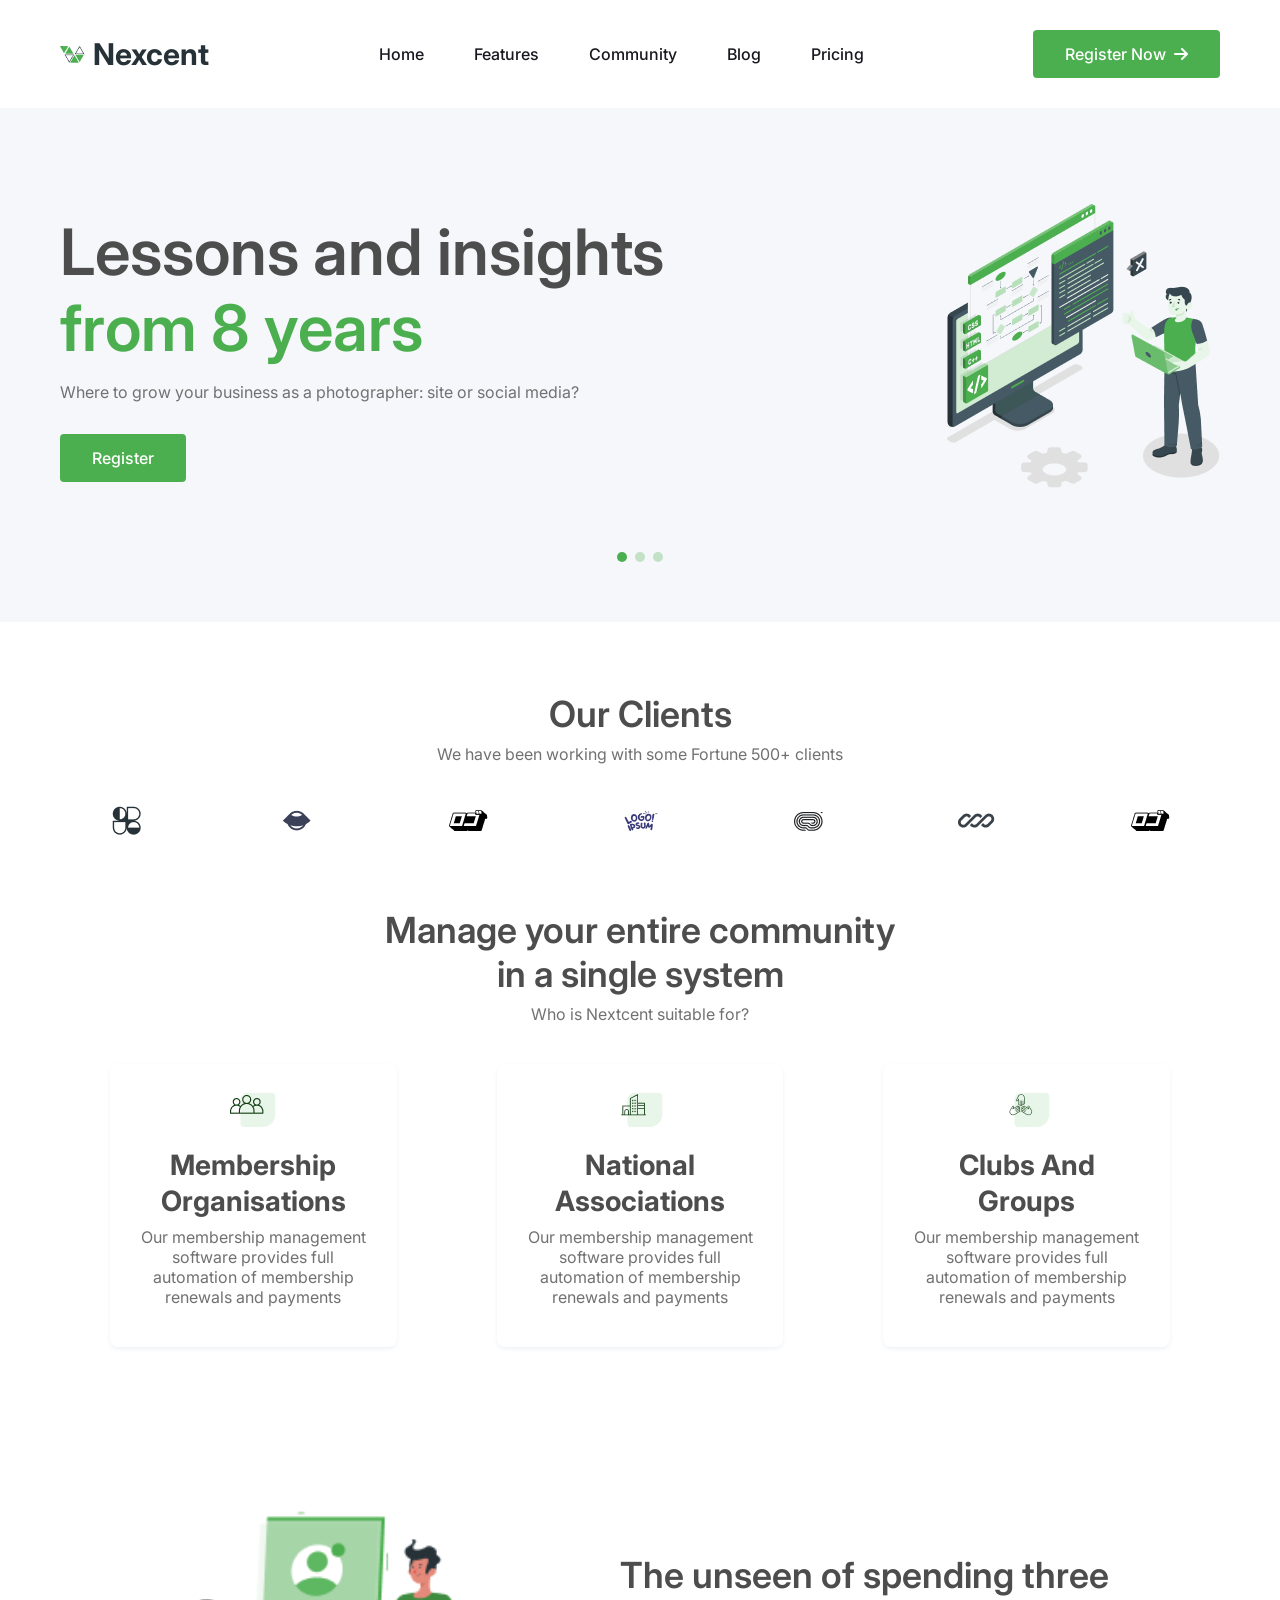
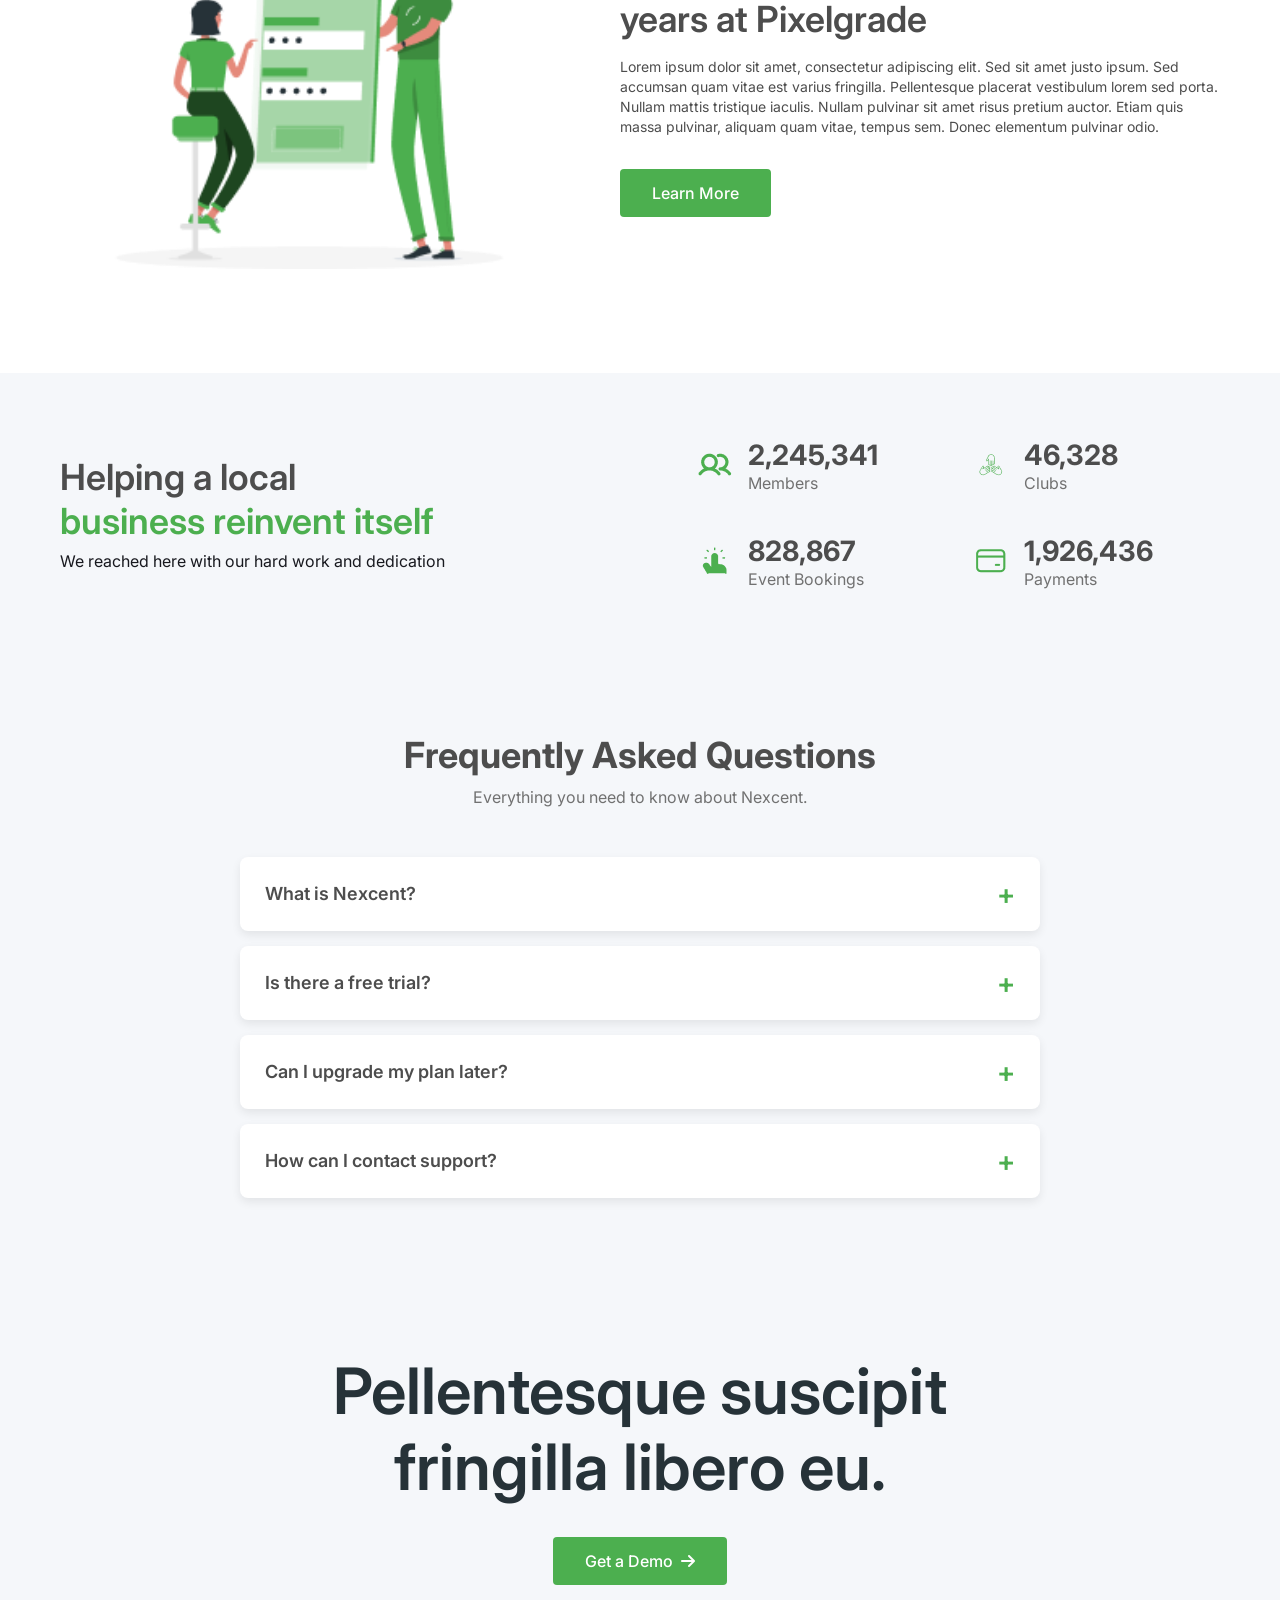
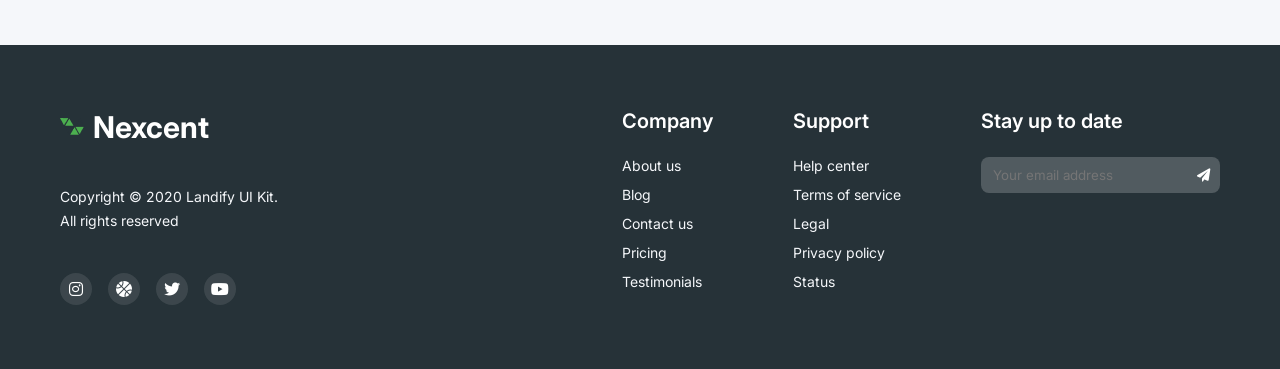
<file: index.html>
<!DOCTYPE html>
<html lang="en">

<head>
    <meta charset="UTF-8">
    <meta name="viewport" content="width=device-width, initial-scale=1.0">
    <title>Nexcent</title>
    <link rel="stylesheet" href="style.css">
    <link href="https://fonts.googleapis.com/css2?family=Inter:wght@400;500;600;700&display=swap" rel="stylesheet">
    <link rel="stylesheet" href="https://cdnjs.cloudflare.com/ajax/libs/font-awesome/6.0.0/css/all.min.css">
</head>

<body>
    <header>
        <nav class="container">
            <div class="logo">
                <img src="images/Icon.png" alt="Logo Icon" class="logo-icon">
                <!-- Placeholder for logo icon -->
                <span class="logo-text">Nexcent</span>
            </div>
            <ul class="nav-links">
                <li><a href="#">Home</a></li>
                <li><a href="feature.html">Features</a></li>
                <li><a href="#">Community</a></li>
                <li><a href="#">Blog</a></li>
                <li><a href="#">Pricing</a></li>
            </ul>
            <a href="#" class="btn-primary">Register Now <i class="fas fa-arrow-right"></i></a>
        </nav>
    </header>

    <section id="hero">
        <div class="container hero-content">
            <div class="hero-text">
                <h1>Lessons and insights <br> <span class="highlight">from 8 years</span></h1>
                <p>Where to grow your business as a photographer: site or social media?</p>
                <a href="#" class="btn-primary">Register</a>
            </div>
            <div class="hero-image">
                <img src="images/hero image.png" alt="Hero Illustration">
            </div>
        </div>
        <div class="dots">
            <span class="dot active"></span>
            <span class="dot"></span>
            <span class="dot"></span>
        </div>
    </section>

    <!-- Placeholder sections for next steps to ensure structure -->
    <section id="clients">
        <div class="container text-center">
            <h2>Our Clients</h2>
            <p>We have been working with some Fortune 500+ clients</p>
            <div class="clients-logos">
                <!-- Logos will go here -->
                <img src="images/1.png" alt="">
                <img src="images/2.png" alt="">
                <img src="images/3.png" alt="">
               <img src="images/4.png" alt="">
               <img src="images/5.png" alt="">
               <img src="images/6.png" alt="">
               <img src="images/7.png" alt="">
            </div>
        </div>
    </section>

    <section id="community">
        <div class="container text-center">
            <h2 style="max-width: 700px;">Manage your entire community <br> in a single system</h2>
            <p>Who is Nextcent suitable for?</p>
            <div class="community-grid">
                <div class="community-card">
                    <div class="icon-bg"><img src="images/logo1.png" alt="Icon"></div>
                    <h3>Membership Organisations</h3>
                    <p>Our membership management software provides full automation of membership renewals and payments
                    </p>
                </div>
                <div class="community-card">
                    <div class="icon-bg"><img src="images/logo2.png" alt="Icon"></div>
                    <h3>National Associations</h3>
                    <p>Our membership management software provides full automation of membership renewals and payments
                    </p>
                </div>
                <div class="community-card">
                    <div class="icon-bg"><img src="images/logo3.png" alt="Icon"></div>
                    <h3>Clubs And Groups</h3>
                    <p>Our membership management software provides full automation of membership renewals and payments
                    </p>
                </div>
            </div>
        </div>
    </section>

    <section id="unlock">
        <div class="container unlock-content">
            <div class="unlock-image">
                <img style="width: 500px;" src="images/rafiki.png" alt="Unlock Illustration">
            </div>
            <div class="unlock-text">
                <h2>The unseen of spending three <br> years at Pixelgrade</h2>
                <p>Lorem ipsum dolor sit amet, consectetur adipiscing elit. Sed sit amet justo ipsum. Sed accumsan quam
                    vitae est varius fringilla. Pellentesque placerat vestibulum lorem sed porta. Nullam mattis
                    tristique iaculis. Nullam pulvinar sit amet risus pretium auctor. Etiam quis massa pulvinar, aliquam
                    quam vitae, tempus sem. Donec elementum pulvinar odio.</p>
                <a href="#" class="btn-primary">Learn More</a>
            </div>
        </div>
    </section>

    <section id="stats">
        <div class="container stats-content">
            <div class="stats-text">
                <h2>Helping a local <br> <span class="highlight">business reinvent itself</span></h2>
                <p>We reached here with our hard work and dedication</p>
            </div>
            <div class="stats-grid">
                <div class="stat-item">
                    <img src="images/iconshort1.png" alt="Members">
                    <div class="stat-info">
                        <h3>2,245,341</h3>
                        <p>Members</p>
                    </div>
                </div>
                <div class="stat-item">
                    <img src="images/iconshort n 2.png" alt="Clubs">
                    <div class="stat-info">
                        <h3>46,328</h3>
                        <p>Clubs</p>
                    </div>
                </div>
                <div class="stat-item">
                    <img src="images/iconshort3.png" alt="Event Bookings">
                    <div class="stat-info">
                        <h3>828,867</h3>
                        <p>Event Bookings</p>
                    </div>
                </div>
                <div class="stat-item">
                    <img src="images/iconshort4.png" alt="Payments">
                    <div class="stat-info">
                        <h3>1,926,436</h3>
                        <p>Payments</p>
                    </div>
                </div>
            </div>
        </div>
    </section>

    <section id="faq">
    <div class="container">
        <div class="faq-heading">
            <h2>Frequently Asked Questions</h2>
            <p>Everything you need to know about Nexcent.</p>
        </div>

        <div class="faq-container">

            <div class="faq-item">
                <button class="faq-question">
                    What is Nexcent?
                    <span>+</span>
                </button>
                <div class="faq-answer">
                    <p>Nexcent is a modern community management platform that helps organizations streamline memberships, events, and payments.</p>
                </div>
            </div>

            <div class="faq-item">
                <button class="faq-question">
                    Is there a free trial?
                    <span>+</span>
                </button>
                <div class="faq-answer">
                    <p>Yes! You can explore all essential features with our free trial before choosing a plan.</p>
                </div>
            </div>

            <div class="faq-item">
                <button class="faq-question">
                    Can I upgrade my plan later?
                    <span>+</span>
                </button>
                <div class="faq-answer">
                    <p>Absolutely. You can upgrade or downgrade your subscription whenever you need.</p>
                </div>
            </div>

            <div class="faq-item">
                <button class="faq-question">
                    How can I contact support?
                    <span>+</span>
                </button>
                <div class="faq-answer">
                    <p>Our support team is available 24/7 through email and live chat.</p>
                </div>
            </div>

        </div>
    </div>
</section>
    <section id="cta">
        <div class="container text-center">
            <h2>Pellentesque suscipit <br> fringilla libero eu.</h2>
            <a href="#" class="btn-primary">Get a Demo <i class="fas fa-arrow-right"></i></a>
        </div>
    </section>

    <footer>
        <div class="container footer-content">
            <div class="footer-brand">
                <div class="logo">
                    <img src="images/Icon.png" alt="Logo" class="logo-icon-footer">
                    <span class="logo-text footer-logo-text">Nexcent</span>
                </div>
                <p class="copyright">Copyright © 2020 Landify UI Kit.<br>All rights reserved</p>
                <div class="social-links">
                    <a href="#"><i class="fab fa-instagram"></i></a>
                    <a href="#"><i class="fas fa-basketball-ball"></i></a>
                    <a href="#"><i class="fab fa-twitter"></i></a>
                    <a href="#"><i class="fab fa-youtube"></i></a>
                </div>
            </div>
            <div class="footer-links">
                <div class="footer-column">
                    <h4>Company</h4>
                    <a href="#">About us</a>
                    <a href="#">Blog</a>
                    <a href="#">Contact us</a>
                    <a href="#">Pricing</a>
                    <a href="#">Testimonials</a>
                </div>
                <div class="footer-column">
                    <h4>Support</h4>
                    <a href="#">Help center</a>
                    <a href="#">Terms of service</a>
                    <a href="#">Legal</a>
                    <a href="#">Privacy policy</a>
                    <a href="#">Status</a>
                </div>
                <div class="footer-column">
                    <h4>Stay up to date</h4>
                    <form class="subscribe-form">
                        <input type="email" placeholder="Your email address">
                        <button type="submit"><i class="fas fa-paper-plane"></i></button>
                    </form>
                </div>
            </div>
        </div>
    </footer>

</body>

</html>
</file>
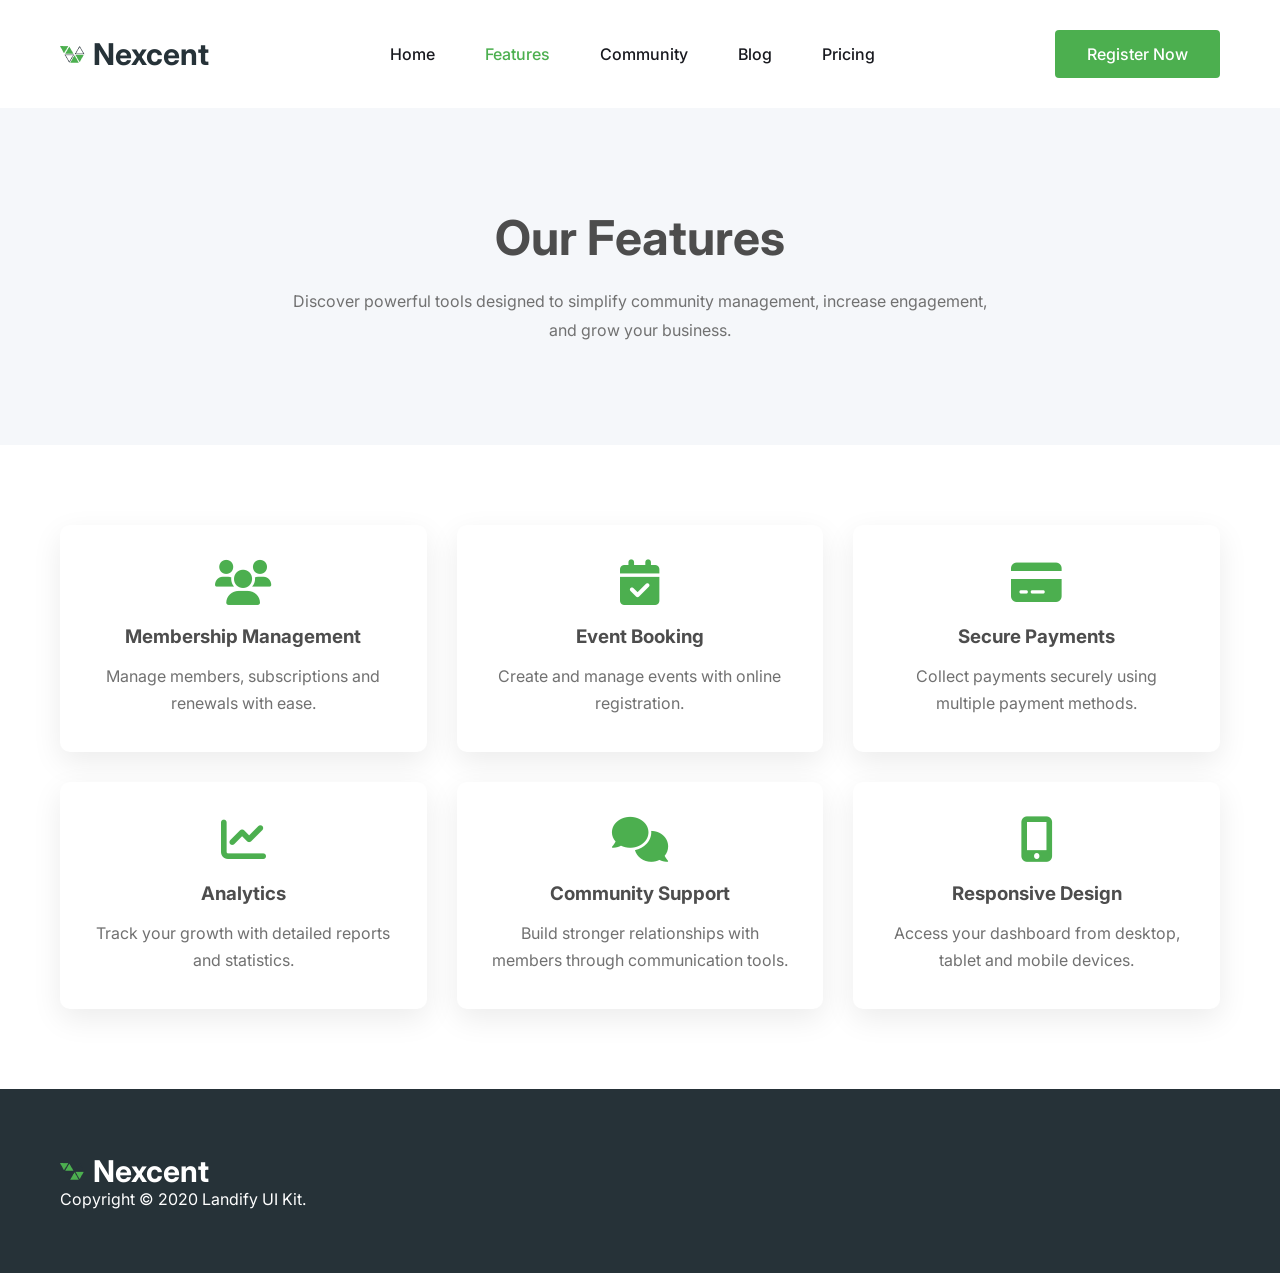
<file: feature.html>
<!DOCTYPE html>
<html lang="en">
<head>
    <meta charset="UTF-8">
    <meta name="viewport" content="width=device-width, initial-scale=1.0">
    <title>Features - Nexcent</title>

    <link rel="stylesheet" href="style.css">

    <link href="https://fonts.googleapis.com/css2?family=Inter:wght@400;500;600;700&display=swap" rel="stylesheet">

    <link rel="stylesheet" href="https://cdnjs.cloudflare.com/ajax/libs/font-awesome/6.0.0/css/all.min.css">
</head>

<body>

<header>
    <nav class="container">
        <div class="logo">
            <img src="images/Icon.png" class="logo-icon">
            <span class="logo-text">Nexcent</span>
        </div>

        <ul class="nav-links">
            <li><a href="index.html">Home</a></li>
            <li><a href="features.html" class="active">Features</a></li>
            <li><a href="index.html#community">Community</a></li>
            <li><a href="#">Blog</a></li>
            <li><a href="#">Pricing</a></li>
        </ul>

        <a href="#" class="btn-primary">Register Now</a>
    </nav>
</header>

<section class="features-hero">

    <div class="container">

        <h1>Our Features</h1>

        <p>
            Discover powerful tools designed to simplify community management,
            increase engagement, and grow your business.
        </p>

    </div>

</section>

<section class="features-section">

<div class="container">

<div class="feature-grid">

<div class="feature-card">
<i class="fas fa-users"></i>
<h3>Membership Management</h3>
<p>Manage members, subscriptions and renewals with ease.</p>
</div>

<div class="feature-card">
<i class="fas fa-calendar-check"></i>
<h3>Event Booking</h3>
<p>Create and manage events with online registration.</p>
</div>

<div class="feature-card">
<i class="fas fa-credit-card"></i>
<h3>Secure Payments</h3>
<p>Collect payments securely using multiple payment methods.</p>
</div>

<div class="feature-card">
<i class="fas fa-chart-line"></i>
<h3>Analytics</h3>
<p>Track your growth with detailed reports and statistics.</p>
</div>

<div class="feature-card">
<i class="fas fa-comments"></i>
<h3>Community Support</h3>
<p>Build stronger relationships with members through communication tools.</p>
</div>

<div class="feature-card">
<i class="fas fa-mobile-alt"></i>
<h3>Responsive Design</h3>
<p>Access your dashboard from desktop, tablet and mobile devices.</p>
</div>

</div>

</div>

</section>

<footer>

<div class="container footer-content">

<div class="footer-brand">

<div class="logo">

<img src="images/Icon.png">

<span class="logo-text footer-logo-text">Nexcent</span>

</div>

<p>Copyright © 2020 Landify UI Kit.</p>

</div>

</div>

</footer>

</body>
</html>
</file>
<file: style.css>
:root {
    --primary-color: #4CAF4F;
    --secondary-color: #263238;
    --text-color: #4D4D4D;
    --text-light: #717171;
    --bg-color: #FFFFFF;
    --silver: #F5F7FA;
    --white: #FFFFFF;
    --nav-text: #18191F;
}

* {
    margin: 0;
    padding: 0;
    box-sizing: border-box;
    font-family: 'Inter', sans-serif;
}

body {
    color: var(--text-color);
    background-color: var(--bg-color);
}

.container {
    max-width: 1200px;
    /* Slightly wider */
    margin: 0 auto;
    padding: 0 20px;
}

/* Header */
header {
    background-color: var(--silver);
    /* Match Hero bg usually or transparent? Image shows white/silver blending */
    background-color: var(--white);
    padding: 30px 0;
    position: sticky;
    top: 0;
    z-index: 1000;
}

nav {
    display: flex;
    justify-content: space-between;
    align-items: center;
}

.logo {
    display: flex;
    align-items: center;
    gap: 8px;
    font-size: 30px;
    font-weight: 700;
    color: var(--secondary-color);
}

.nav-links {
    display: flex;
    list-style: none;
    gap: 50px;
}

.nav-links a {
    text-decoration: none;
    color: #18191F;
    font-size: 16px;
    font-weight: 500;
}

.nav-links a:hover {
    color: var(--primary-color);
}

.btn-primary {
    background-color: var(--primary-color);
    color: var(--white);
    padding: 14px 32px;
    border-radius: 4px;
    text-decoration: none;
    font-weight: 500;
    font-size: 16px;
    transition: background-color 0.3s;
    display: inline-flex;
    align-items: center;
    gap: 8px;
}

.btn-primary:hover {
    background-color: #3e8e41;
}

/* Hero Section */
#hero {
    background-color: var(--silver);
    padding: 96px 0;
    position: relative;
    padding-bottom: 40px;
    /* Adjust for dots */
}

.hero-content {
    display: flex;
    align-items: center;
    justify-content: space-between;
}

.hero-text h1 {
    font-size: 64px;
    line-height: 76px;
    font-weight: 600;
    color: var(--text-color);
    margin-bottom: 16px;
}

.hero-text h1 .highlight {
    color: var(--primary-color);
}

.hero-text p {
    color: var(--text-light);
    font-size: 16px;
    margin-bottom: 32px;
}

.hero-image img {
    max-width: 100%;
    height: auto;
}

.dots {
    display: flex;
    justify-content: center;
    gap: 8px;
    margin-top: 60px;
    padding-bottom: 20px;
}

.dot {
    width: 10px;
    height: 10px;
    background-color: var(--primary-color);
    /* Active one is green, others lighter usually */
    border-radius: 50%;
    opacity: 0.3;
    transition: opacity 0.3s;
    cursor: pointer;
}

.dot.active {
    opacity: 1;
}

/* Clients Section */
#clients {
    padding: 50px 0;
    background-color: var(--white);
    margin-top: 20px;
}

.text-center {
    text-align: center;
}

#clients h2 {
    font-size: 36px;
    font-weight: 600;
    color: var(--text-color);
    margin-bottom: 8px;
}

#clients p {
    color: var(--text-light);
    font-size: 16px;
    margin-bottom: 40px;
}

.clients-logos {
    display: flex;
    justify-content: space-between;
    align-items: center;
    color: #4D4D4D;
    /* Placeholder color for icons */
    padding: 0 50px;
    /* Indent logos slightly */
}

/* Community Section */
#community {
    padding: 20px 0;
    margin-bottom: 80px;
}

#community h2 {
    font-size: 36px;
    font-weight: 600;
    color: var(--text-color);
    margin-bottom: 8px;
    line-height: 44px;
    max-width: 500px;
    margin-left: auto;
    margin-right: auto;
}

#community p {
    color: var(--text-light);
    font-size: 16px;
    margin-bottom: 16px;
}

.community-grid {
    display: flex;
    justify-content: space-between;
    gap: 100px;
    /* Wider gap between cards as per image spacing seems airy */
    margin-top: 40px;
    padding: 0 50px;
}

.community-card {
    background-color: var(--white);
    padding: 24px;
    border-radius: 8px;
    box-shadow: 0 2px 4px rgba(171, 190, 209, 0.2);
    /* Subtle shadow based on look */
    text-align: center;
    flex: 1;
}

.community-card .icon-bg {
    margin-bottom: 16px;
    display: inline-block;
    position: relative;
}

.community-card h3 {
    font-size: 28px;
    font-weight: 700;
    color: var(--text-color);
    margin-bottom: 8px;
    line-height: 36px;
    max-width: 250px;
    margin-left: auto;
    margin-right: auto;
}

.community-card p {
    font-size: 14px;
    line-height: 20px;
}

/* Unlock Section */
#unlock {
    padding: 50px 0;
    background-color: var(--white);
    margin-bottom: 50px;
}

.unlock-content {
    display: flex;
    align-items: center;
    justify-content: space-between;
    gap: 50px;
}

.unlock-image img {
    max-width: 100%;
    height: auto;
}

.unlock-text {
    max-width: 600px;
}

.unlock-text h2 {
    font-size: 36px;
    font-weight: 600;
    color: var(--text-color);
    line-height: 44px;
    margin-bottom: 16px;
}

.unlock-text p {
    font-size: 14px;
    line-height: 20px;
    margin-bottom: 32px;
}

/* Stats Section */
#stats {
    background-color: var(--silver);
    padding: 64px 0;
}

.stats-content {
    display: flex;
    justify-content: space-between;
    align-items: center;
}

.stats-text h2 {
    font-size: 36px;
    font-weight: 600;
    color: var(--text-color);
    line-height: 44px;
    margin-bottom: 8px;
}

.stats-text h2 .highlight {
    color: var(--primary-color);
}

.stats-text p {
    color: #18191F;
    font-size: 16px;
}

.stats-grid {
    display: grid;
    grid-template-columns: 1fr 1fr;
    gap: 40px 30px;
    width: 45%;
    /* Slightly tighter */
}

.stat-item {
    display: flex;
    align-items: center;
    gap: 16px;
}

.stat-info h3 {
    font-size: 28px;
    font-weight: 700;
    color: var(--text-color);
    line-height: 36px;
}

.stat-info p {
    font-size: 16px;
    color: var(--text-light);
}

/* CTA Section */
#cta {
    padding: 60px 0;
    text-align: center;
    background-color: var(--silver);
    /* Image shows it might be silver, or simple white transition? Looks white in new image above footer?
       Actually, looking at the very bottom, "Pellentesque..." background seems slightly different from footer but same as white?
       Wait, the footer is dark. The section above is white.
    */
    /* Let's assume silver based on standard Landify, or white */
}

#cta h2 {
    font-size: 64px;
    /* Very large in image */
    font-weight: 600;
    color: #263238;
    line-height: 76px;
    margin-bottom: 32px;
    max-width: 800px;
    margin-left: auto;
    margin-right: auto;
}

/* Footer */
footer {
    background-color: #263238;
    color: var(--white);
    padding: 64px 0;
}

.footer-content {
    display: flex;
    justify-content: space-between;
    /* align-items: flex-start; */
}

.footer-brand {
    max-width: 350px;
}

.footer-logo-text {
    color: var(--white);
}

.copyright {
    margin: 40px 0;
    font-size: 14px;
    line-height: 24px;
    color: #F5F7FA;
}

.social-links {
    display: flex;
    gap: 16px;
}

.social-links a {
    color: var(--white);
    background-color: rgba(255, 255, 255, 0.1);
    /* Circle bg? */
    width: 32px;
    height: 32px;
    display: flex;
    justify-content: center;
    align-items: center;
    border-radius: 50%;
    text-decoration: none;
    transition: background-color 0.3s;
}

.social-links a:hover {
    background-color: var(--primary-color);
}

.footer-links {
    display: flex;
    gap: 80px;
    /* Tweak gap */
}

.footer-column h4 {
    font-size: 20px;
    font-weight: 600;
    margin-bottom: 24px;
}

.footer-column a {
    display: block;
    color: #F5F7FA;
    text-decoration: none;
    margin-bottom: 12px;
    font-size: 14px;
}

.footer-column a:hover {
    text-decoration: underline;
}

.subscribe-form {
    position: relative;
    max-width: 255px;
}

.subscribe-form input {
    width: 100%;
    padding: 10px 12px;
    background-color: rgba(255, 255, 255, 0.2);
    border: none;
    border-radius: 8px;
    color: var(--white);
    outline: none;
}

.subscribe-form button {
    position: absolute;
    right: 10px;
    top: 50%;
    transform: translateY(-50%);
    background: none;
    border: none;
    color: var(--white);
    cursor: pointer;
}

/* Responsive Styles */

@media screen and (max-width: 1024px) {
    .container {
        padding: 0 40px;
    }

    .hero-text h1 {
        font-size: 52px;
        line-height: 64px;
    }

    .community-grid {
        gap: 30px;
        padding: 0 20px;
    }

    .stats-grid {
        width: 55%;
    }
}

@media screen and (max-width: 768px) {

    /* Navigation */
    nav {
        flex-direction: column;
        gap: 20px;
        padding-bottom: 10px;
    }

    .nav-links {
        gap: 20px;
    }

    /* Hero Section */
    .hero-content {
        flex-direction: column-reverse;
        text-align: center;
        gap: 40px;
    }

    .hero-text {
        margin-bottom: 20px;
    }

    .hero-text h1 {
        font-size: 42px;
        line-height: 52px;
    }

    /* Clients */
    .clients-logos {
        flex-wrap: wrap;
        justify-content: center;
        gap: 30px;
    }

    /* Community */
    .community-grid {
        flex-direction: column;
        gap: 30px;
        align-items: center;
    }

    .community-card {
        width: 100%;
        max-width: 400px;
    }

    /* Unlock Section */
    .unlock-content {
        flex-direction: column;
        text-align: center;
    }

    .unlock-text {
        max-width: 100%;
    }

    /* Stats Section */
    .stats-content {
        flex-direction: column;
        text-align: center;
        gap: 40px;
    }

    .stats-text {
        margin-bottom: 20px;
    }

    .stats-grid {
        width: 100%;
        gap: 30px;
        justify-items: center;
    }

    .stat-item {
        flex-direction: column;
        text-align: center;
    }

    /* Footer */
    .footer-content {
        flex-direction: column;
        gap: 40px;
    }

    .footer-links {
        flex-wrap: wrap;
        gap: 40px;
    }
}

@media screen and (max-width: 480px) {
    .nav-links {
        flex-direction: column;
        align-items: center;
        gap: 15px;
    }

    .hero-text h1 {
        font-size: 32px;
        line-height: 42px;
    }

    .clients-logos img {
        width: 40px;
        height: auto;
    }

    #cta h2 {
        font-size: 36px;
        line-height: 44px;
    }

    .footer-links {
        flex-direction: column;
        gap: 30px;
    }
}
/* FAQ Section */

#faq{
    padding:80px 0;
    background:#F5F7FA;
}

.faq-heading{
    text-align:center;
    margin-bottom:50px;
}

.faq-heading h2{
    font-size:36px;
    color:#4D4D4D;
    margin-bottom:10px;
}

.faq-heading p{
    color:#717171;
}

.faq-container{
    max-width:800px;
    margin:auto;
}

.faq-item{
    background:#fff;
    margin-bottom:15px;
    border-radius:8px;
    overflow:hidden;
    box-shadow:0 4px 10px rgba(0,0,0,.08);
}

.faq-question{
    width:100%;
    background:none;
    border:none;
    padding:20px 25px;
    font-size:18px;
    font-weight:600;
    color:#4D4D4D;
    display:flex;
    justify-content:space-between;
    align-items:center;
    cursor:pointer;
}

.faq-question span{
    font-size:28px;
    color:#4CAF4F;
}

.faq-answer{
    max-height:0;
    overflow:hidden;
    transition:.3s;
}

.faq-answer p{
    padding:0 25px 20px;
    color:#717171;
    line-height:1.8;
}

.faq-item.active .faq-answer{
    max-height:200px;
}

.faq-item.active .faq-question span{
    transform:rotate(45deg);
}
/* FEATURES PAGE */

.features-hero{
    background:#F5F7FA;
    padding:100px 0;
    text-align:center;
}

.features-hero h1{
    font-size:48px;
    color:#4D4D4D;
    margin-bottom:20px;
}

.features-hero p{
    max-width:700px;
    margin:auto;
    color:#717171;
    line-height:1.8;
}

.features-section{
    padding:80px 0;
}

.feature-grid{
    display:grid;
    grid-template-columns:repeat(auto-fit,minmax(300px,1fr));
    gap:30px;
}

.feature-card{
    background:#fff;
    padding:35px;
    border-radius:10px;
    text-align:center;
    box-shadow:0 10px 30px rgba(0,0,0,.08);
    transition:.3s;
}

.feature-card:hover{
    transform:translateY(-10px);
}

.feature-card i{
    font-size:45px;
    color:#4CAF4F;
    margin-bottom:20px;
}

.feature-card h3{
    margin-bottom:15px;
    color:#4D4D4D;
}

.feature-card p{
    color:#717171;
    line-height:1.7;
}

.active{
    color:#4CAF4F !important;
}
</file>
